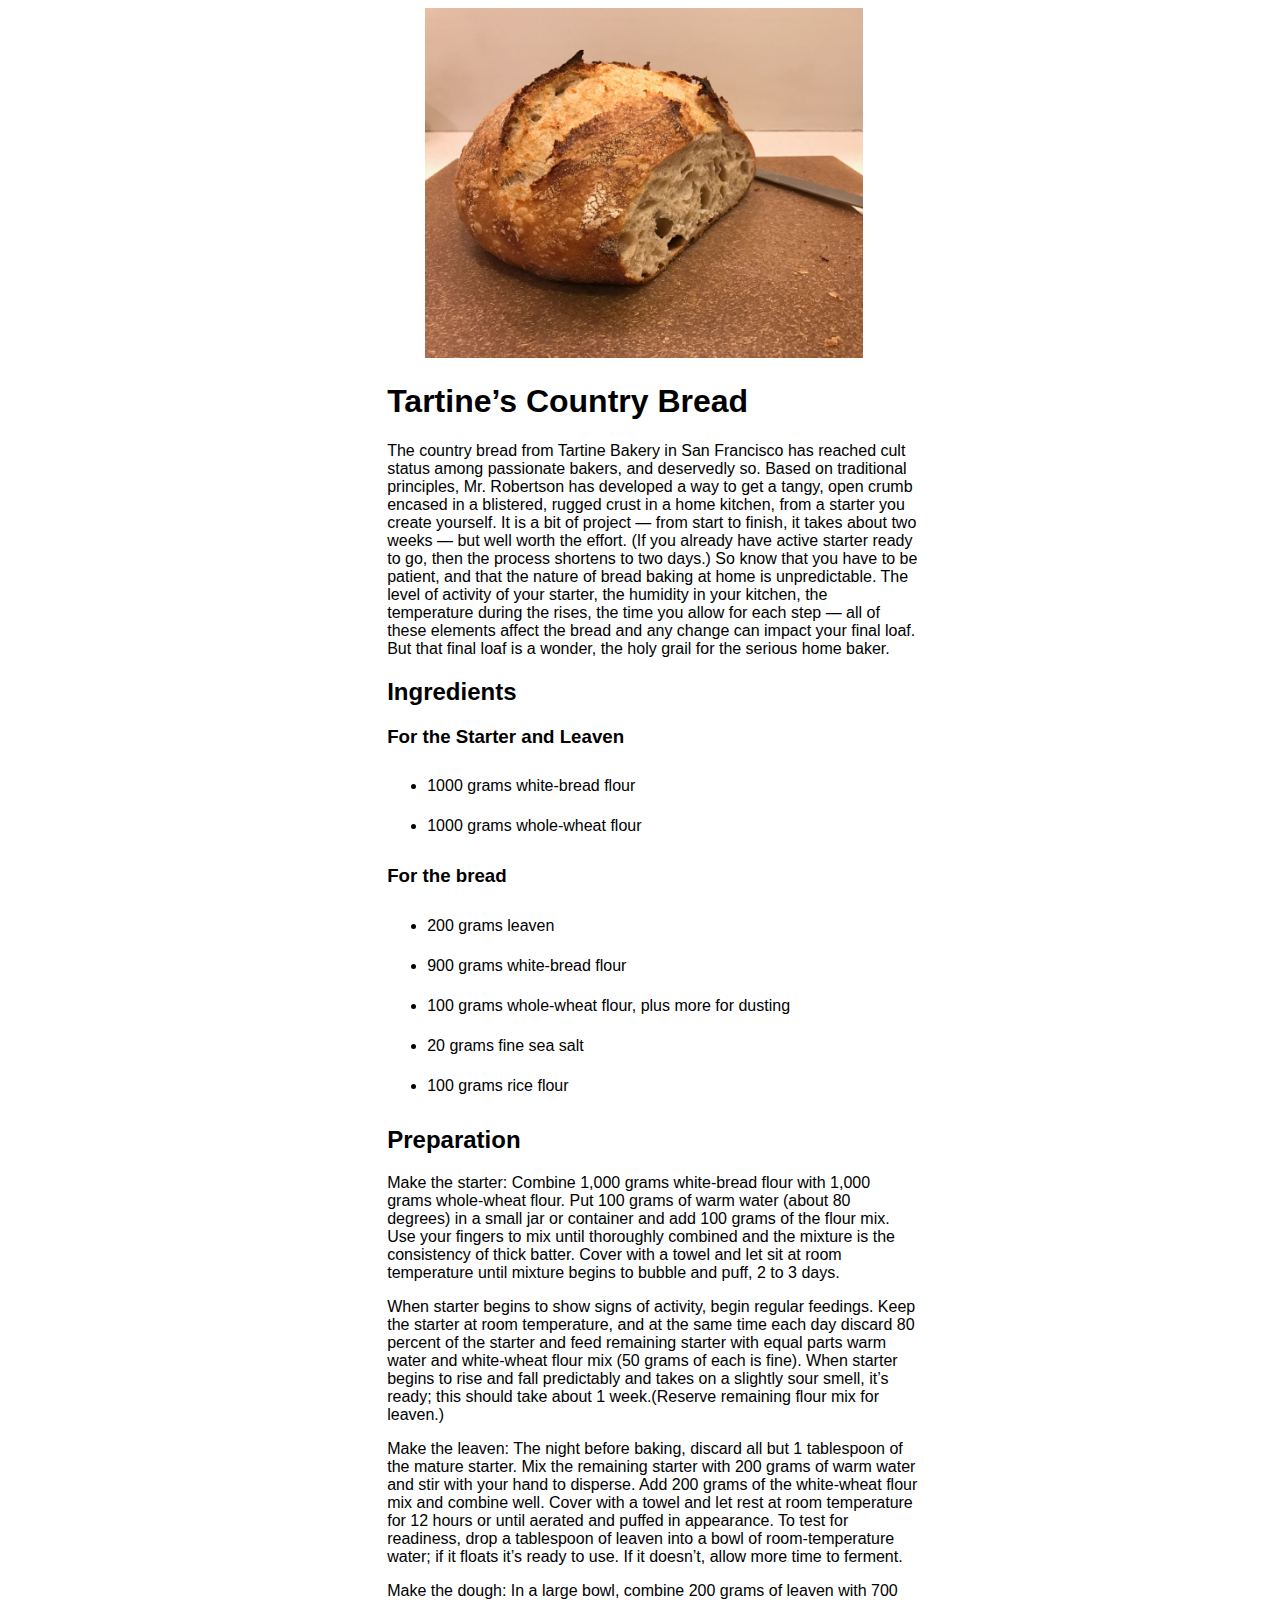
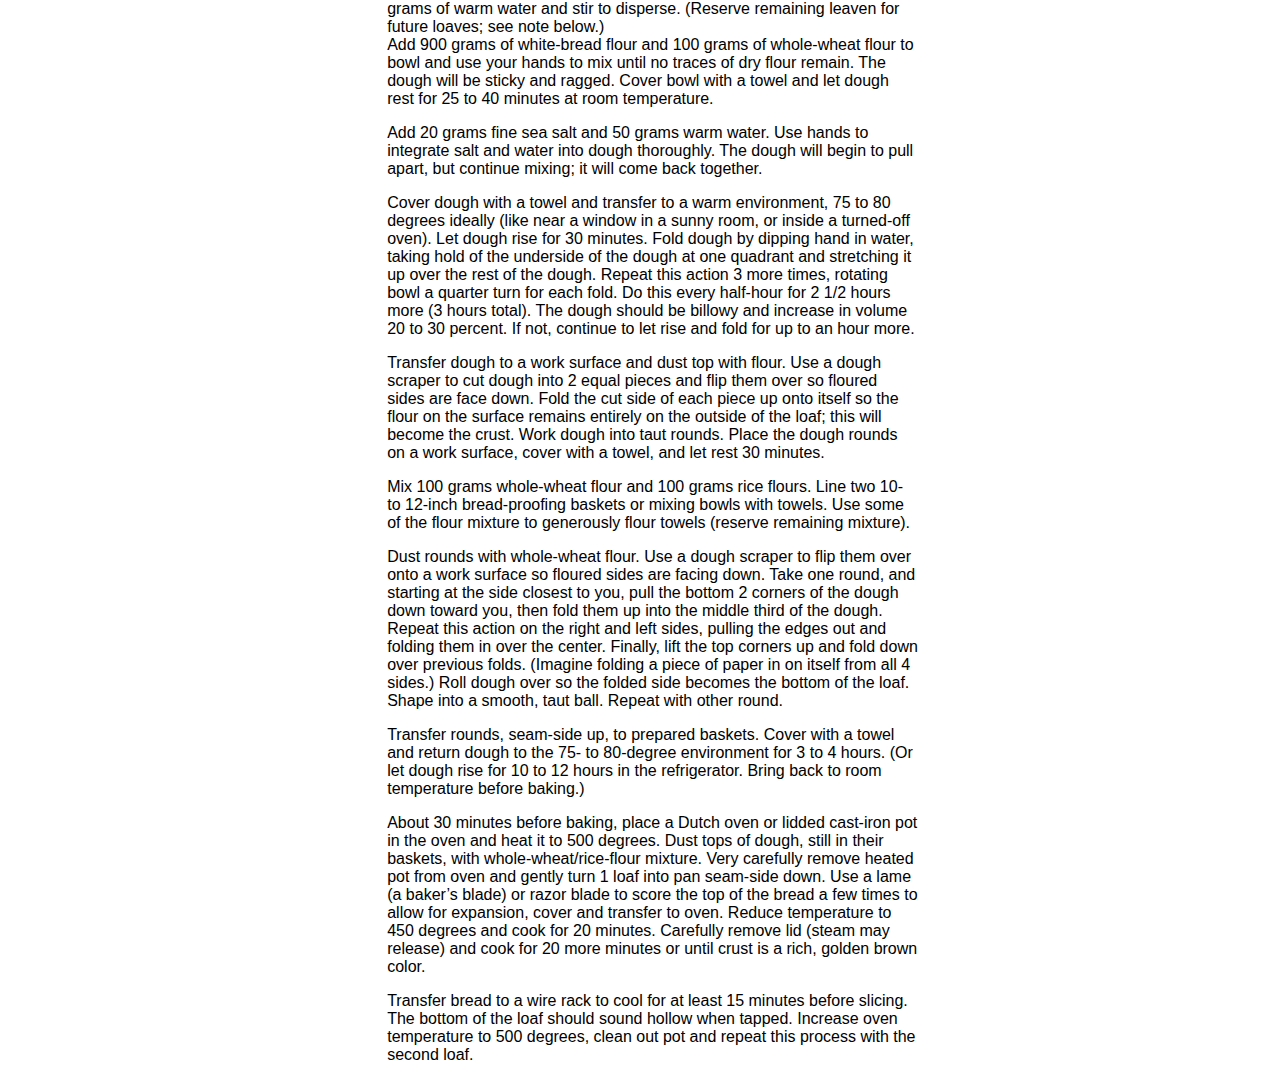
<file: challenge_1/index.html>
<!DOCTYPE html>

<html lang="en"> 
<head>
    <meta charset="UTF-8">
    <meta name="viewport" content="width=device-width, initial-scale=1.0">
    <meta http-equiv="X-UA-Compatible" content="ie=edge">
    <link rel="stylesheet" href="style.css">
    <title>Bread Recipe</title>
</head>

<body>

<img src="bread.jpg" alt="Load of Bread">

<div class="centered">

<h1>Tartine’s Country Bread</h1>

<p>The country bread from Tartine Bakery in San Francisco has reached cult status among passionate bakers, and deservedly so. Based on traditional principles, Mr. Robertson has developed a way to get a tangy, open crumb encased in a blistered, rugged crust in a home kitchen, from a starter you create yourself. It is a bit of project — from start to finish, it takes about two weeks — but well worth the effort. (If you already have active starter ready to go, then the process shortens to two days.) So know that you have to be patient, and that the nature of bread baking at home is unpredictable. The level of activity of your starter, the humidity in your kitchen, the temperature during the rises, the time you allow for each step — all of these elements affect the bread and any change can impact your final loaf. But that final loaf is a wonder, the holy grail for the serious home baker. </p>

<h2>Ingredients</h2>
    <h3>For the Starter and Leaven</h3>
        <ul>
            <li>1000 grams white-bread flour</li>
            <li>1000 grams whole-wheat flour</li>
        </ul>
    <h3>For the bread</h3>
        <ul>
            <li>200 grams leaven</li>
            <li>900 grams white-bread flour</li>
            <li>100 grams whole-wheat flour, plus more for dusting</li>
            <li>20 grams fine sea salt</li>
            <li>100 grams rice flour</li>
        </ul>
        
<h2>Preparation</h2>
   
    <p>Make the starter: Combine 1,000 grams white-bread flour with 1,000 grams whole-wheat flour. Put 100 grams of warm water (about 80 degrees) in a small jar or container and add 100 grams of the flour mix. Use your fingers to mix until thoroughly combined and the mixture is the consistency of thick batter. Cover with a towel and let sit at room temperature until mixture begins to bubble and puff, 2 to 3 days.</p>
    
    <p>When starter begins to show signs of activity, begin regular feedings. Keep the starter at room temperature, and at the same time each day discard 80 percent of the starter and feed remaining starter with equal parts warm water and white-wheat flour mix (50 grams of each is fine). When starter begins to rise and fall predictably and takes on a slightly sour smell, it’s ready; this should take about 1 week.(Reserve remaining flour mix for leaven.)</p>
    
    <p>Make the leaven: The night before baking, discard all but 1 tablespoon of the mature starter. Mix the remaining starter with 200 grams of warm water and stir with your hand to disperse. Add 200 grams of the white-wheat flour mix and combine well. Cover with a towel and let rest at room temperature for 12 hours or until aerated and puffed in appearance. To test for readiness, drop a tablespoon of leaven into a bowl of room-temperature water; if it floats it’s ready to use. If it doesn’t, allow more time to ferment.</p>
    
    <p>Make the dough: In a large bowl, combine 200 grams of leaven with 700 grams of warm water and stir to disperse. (Reserve remaining leaven for future loaves; see note below.) <br>
    Add 900 grams of white-bread flour and 100 grams of whole-wheat flour to bowl and use your hands to mix until no traces of dry flour remain. The dough will be sticky and ragged. Cover bowl with a towel and let dough rest for 25 to 40 minutes at room temperature.</p>
    
    <p>Add 20 grams fine sea salt and 50 grams warm water. Use hands to integrate salt and water into dough thoroughly. The dough will begin to pull apart, but continue mixing; it will come back together.</p>
    
    <p>Cover dough with a towel and transfer to a warm environment, 75 to 80 degrees ideally (like near a window in a sunny room, or inside a turned-off oven). Let dough rise for 30 minutes. Fold dough by dipping hand in water, taking hold of the underside of the dough at one quadrant and stretching it up over the rest of the dough. Repeat this action 3 more times, rotating bowl a quarter turn for each fold. Do this every half-hour for 2 1/2 hours more (3 hours total). The dough should be billowy and increase in volume 20 to 30 percent. If not, continue to let rise and fold for up to an hour more.</p>
    
    <p>Transfer dough to a work surface and dust top with flour. Use a dough scraper to cut dough into 2 equal pieces and flip them over so floured sides are face down. Fold the cut side of each piece up onto itself so the flour on the surface remains entirely on the outside of the loaf; this will become the crust. Work dough into taut rounds. Place the dough rounds on a work surface, cover with a towel, and let rest 30 minutes.</p>
    
    <p>Mix 100 grams whole-wheat flour and 100 grams rice flours. Line two 10- to 12-inch bread-proofing baskets or mixing bowls with towels. Use some of the flour mixture to generously flour towels (reserve remaining mixture).</p>
    
    <p>Dust rounds with whole-wheat flour. Use a dough scraper to flip them over onto a work surface so floured sides are facing down. Take one round, and starting at the side closest to you, pull the bottom 2 corners of the dough down toward you, then fold them up into the middle third of the dough. Repeat this action on the right and left sides, pulling the edges out and folding them in over the center. Finally, lift the top corners up and fold down over previous folds. (Imagine folding a piece of paper in on itself from all 4 sides.) Roll dough over so the folded side becomes the bottom of the loaf. Shape into a smooth, taut ball. Repeat with other round.</p>
    
    <p>Transfer rounds, seam-side up, to prepared baskets. Cover with a towel and return dough to the 75- to 80-degree environment for 3 to 4 hours. (Or let dough rise for 10 to 12 hours in the refrigerator. Bring back to room temperature before baking.)</p>
    
    <p>About 30 minutes before baking, place a Dutch oven or lidded cast-iron pot in the oven and heat it to 500 degrees. Dust tops of dough, still in their baskets, with whole-wheat/rice-flour mixture. Very carefully remove heated pot from oven and gently turn 1 loaf into pan seam-side down. Use a lame (a baker’s blade) or razor blade to score the top of the bread a few times to allow for expansion, cover and transfer to oven. Reduce temperature to 450 degrees and cook for 20 minutes. Carefully remove lid (steam may release) and cook for 20 more minutes or until crust is a rich, golden brown color.</p>
    
    <p>Transfer bread to a wire rack to cool for at least 15 minutes before slicing. The bottom of the loaf should sound hollow when tapped. Increase oven temperature to 500 degrees, clean out pot and repeat this process with the second loaf.</p>
    
</div>
</body>
</html>
</file>
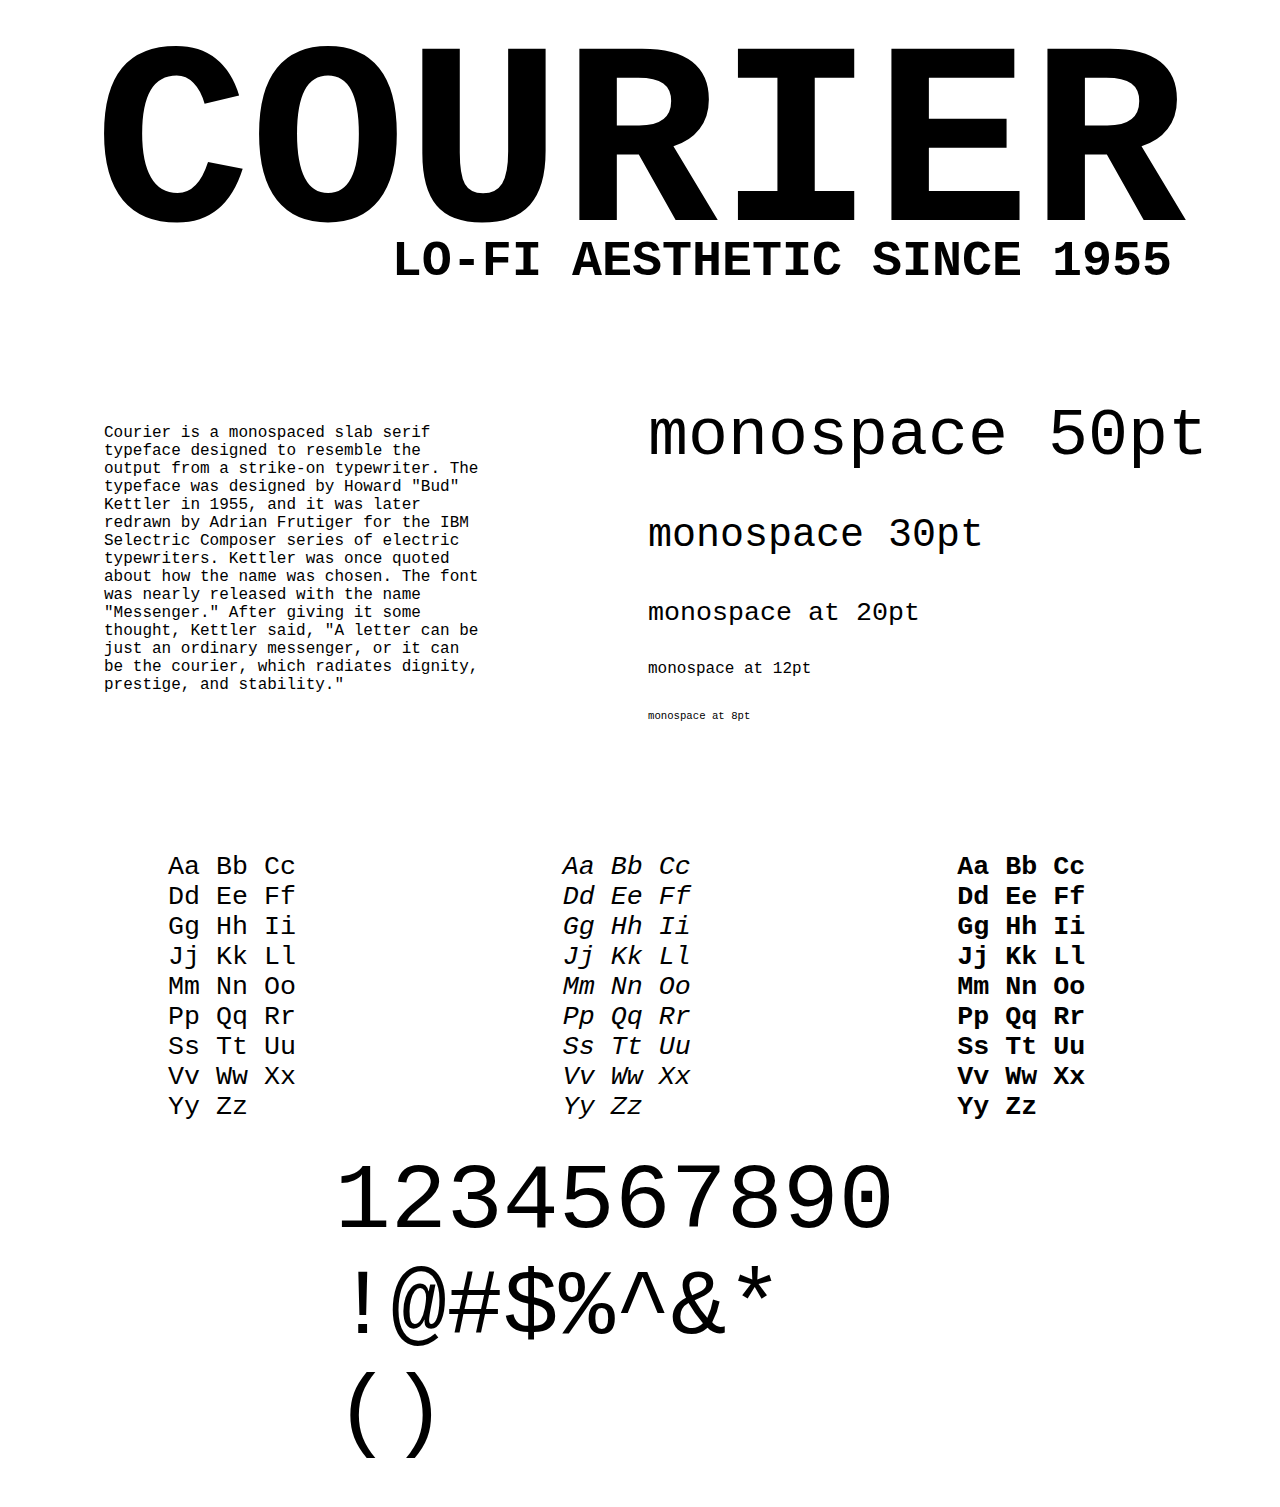
<file: challenge_3/index.html>
<!DOCTYPE html>

<html lang="en"> 
<head>
    <meta charset="UTF-8">
    <meta name="viewport" content="width=device-width, initial-scale=1.0">
    <meta http-equiv="X-UA-Compatible" content="ie=edge">
    <link rel="stylesheet" href="style.css">
    <title>Courier</title>
</head>

<body>


<div class="wrapper">
   <div class="header">
        <h1>COURIER</h1>
    </div>
</div>

<div class="underhead">
    <h2 class="lo">LO-FI AESTHETIC SINCE 1955</h2>
</div>

<div class="section3">
    <div class="bodycopy">
        <p>Courier is a monospaced slab serif typeface designed to resemble the output from a strike-on typewriter. The typeface was designed by Howard "Bud" Kettler in 1955, and it was later redrawn by Adrian Frutiger for the IBM Selectric Composer series of electric typewriters. Kettler was once quoted about how the name was chosen. The font was nearly released with the name "Messenger." After giving it some thought, Kettler said, "A letter can be just an ordinary messenger, or it can be the courier, which radiates dignity, prestige, and stability."</p>
    </div>
    <div class="ptsize">
        <p class="fivept">monospace 50pt</p>
        <p class="fourpt">monospace 30pt</p>
        <p class="thirtypt">monospace at 20pt</p>
        <p class="twelvept">monospace at 12pt</p>
        <p class="eightpt">monospace at 8pt</p>
    </div>
</div>

<div class="flex">
    <div class="regular">
        <p>Aa Bb Cc Dd Ee Ff Gg Hh Ii Jj Kk Ll Mm Nn Oo Pp Qq Rr Ss Tt Uu Vv Ww Xx Yy Zz</p>
    </div>
     <div class="italic">
        <p>Aa Bb Cc Dd Ee Ff Gg Hh Ii Jj Kk Ll Mm Nn Oo Pp Qq Rr Ss Tt Uu Vv Ww Xx Yy Zz</p>
    </div>
     <div class="bold">
        <p>Aa Bb Cc Dd Ee Ff Gg Hh Ii Jj Kk Ll Mm Nn Oo Pp Qq Rr Ss Tt Uu Vv Ww Xx Yy Zz</p>
    </div>
</div>

<div class="wrapper2">
    <div class="glyphs">
        1234567890 !@#$%^&amp;*()
    </div>
</div>


</body>
</html>
</file>
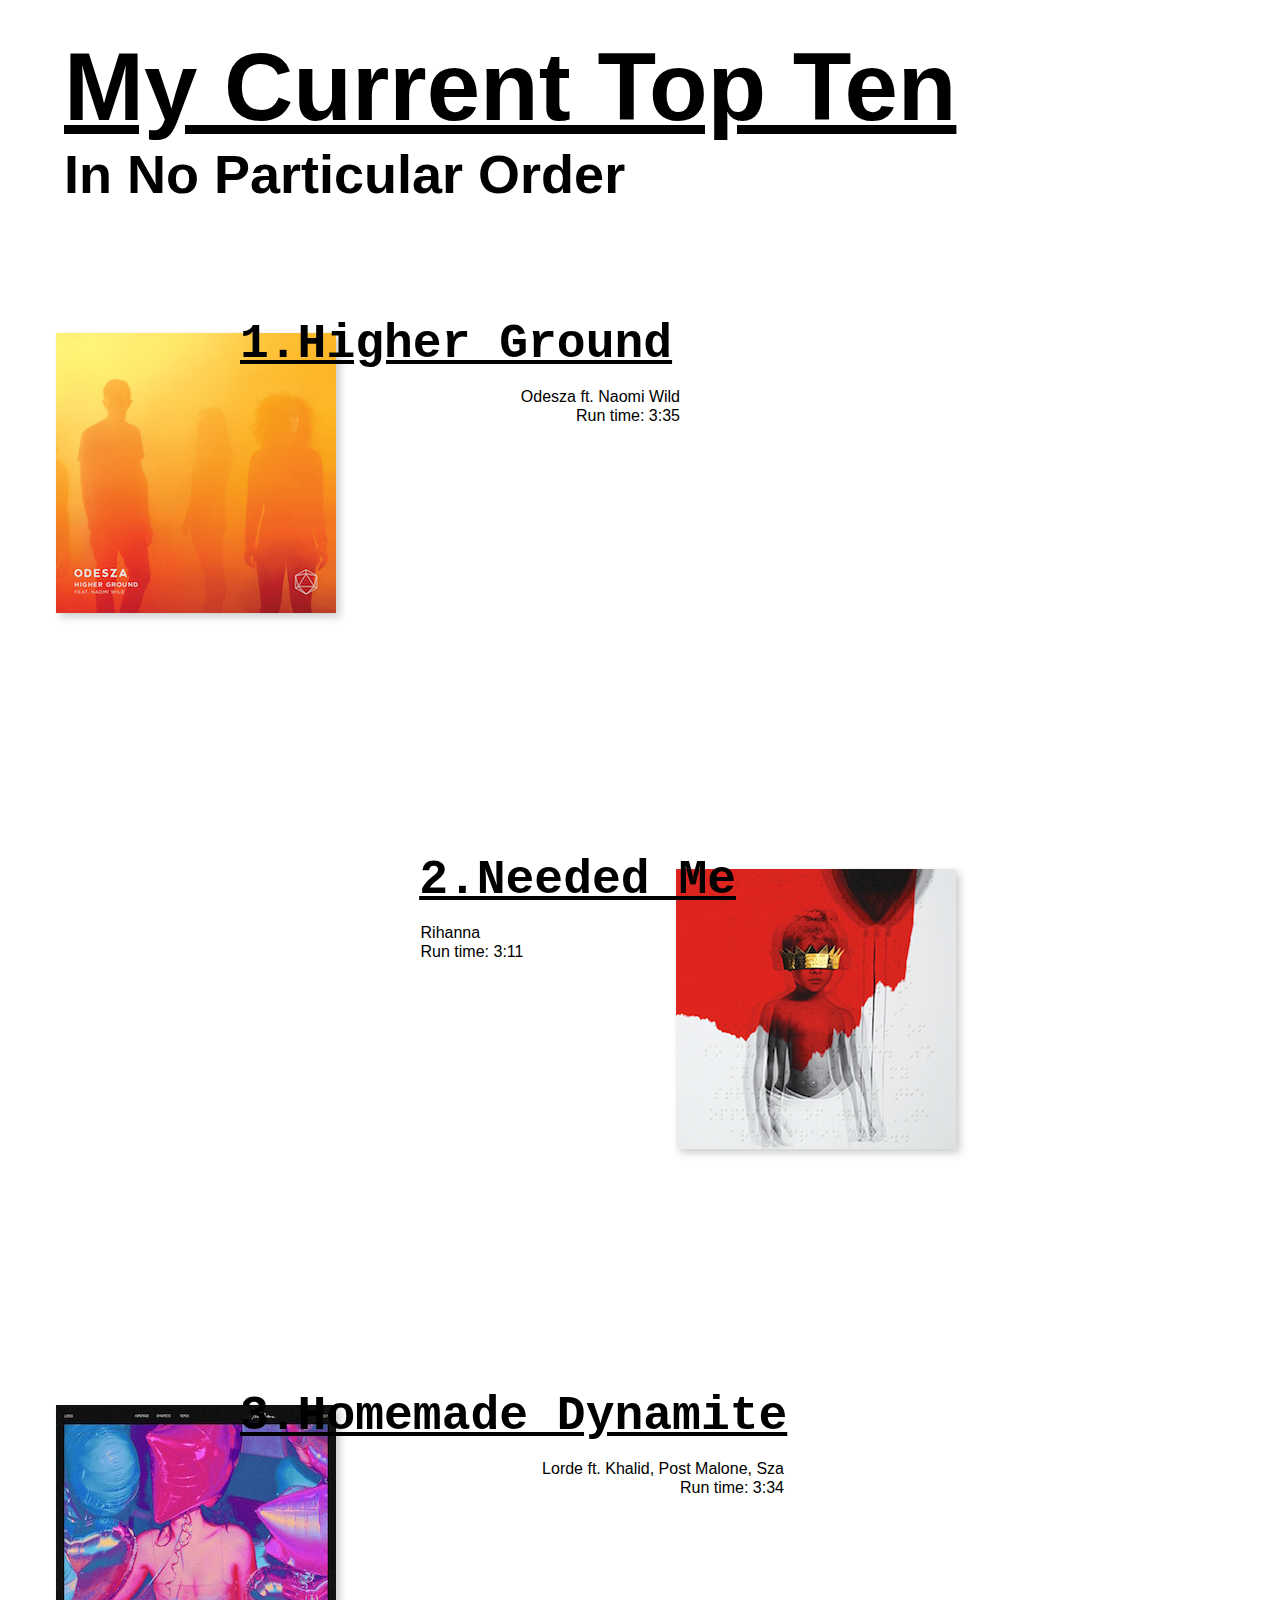
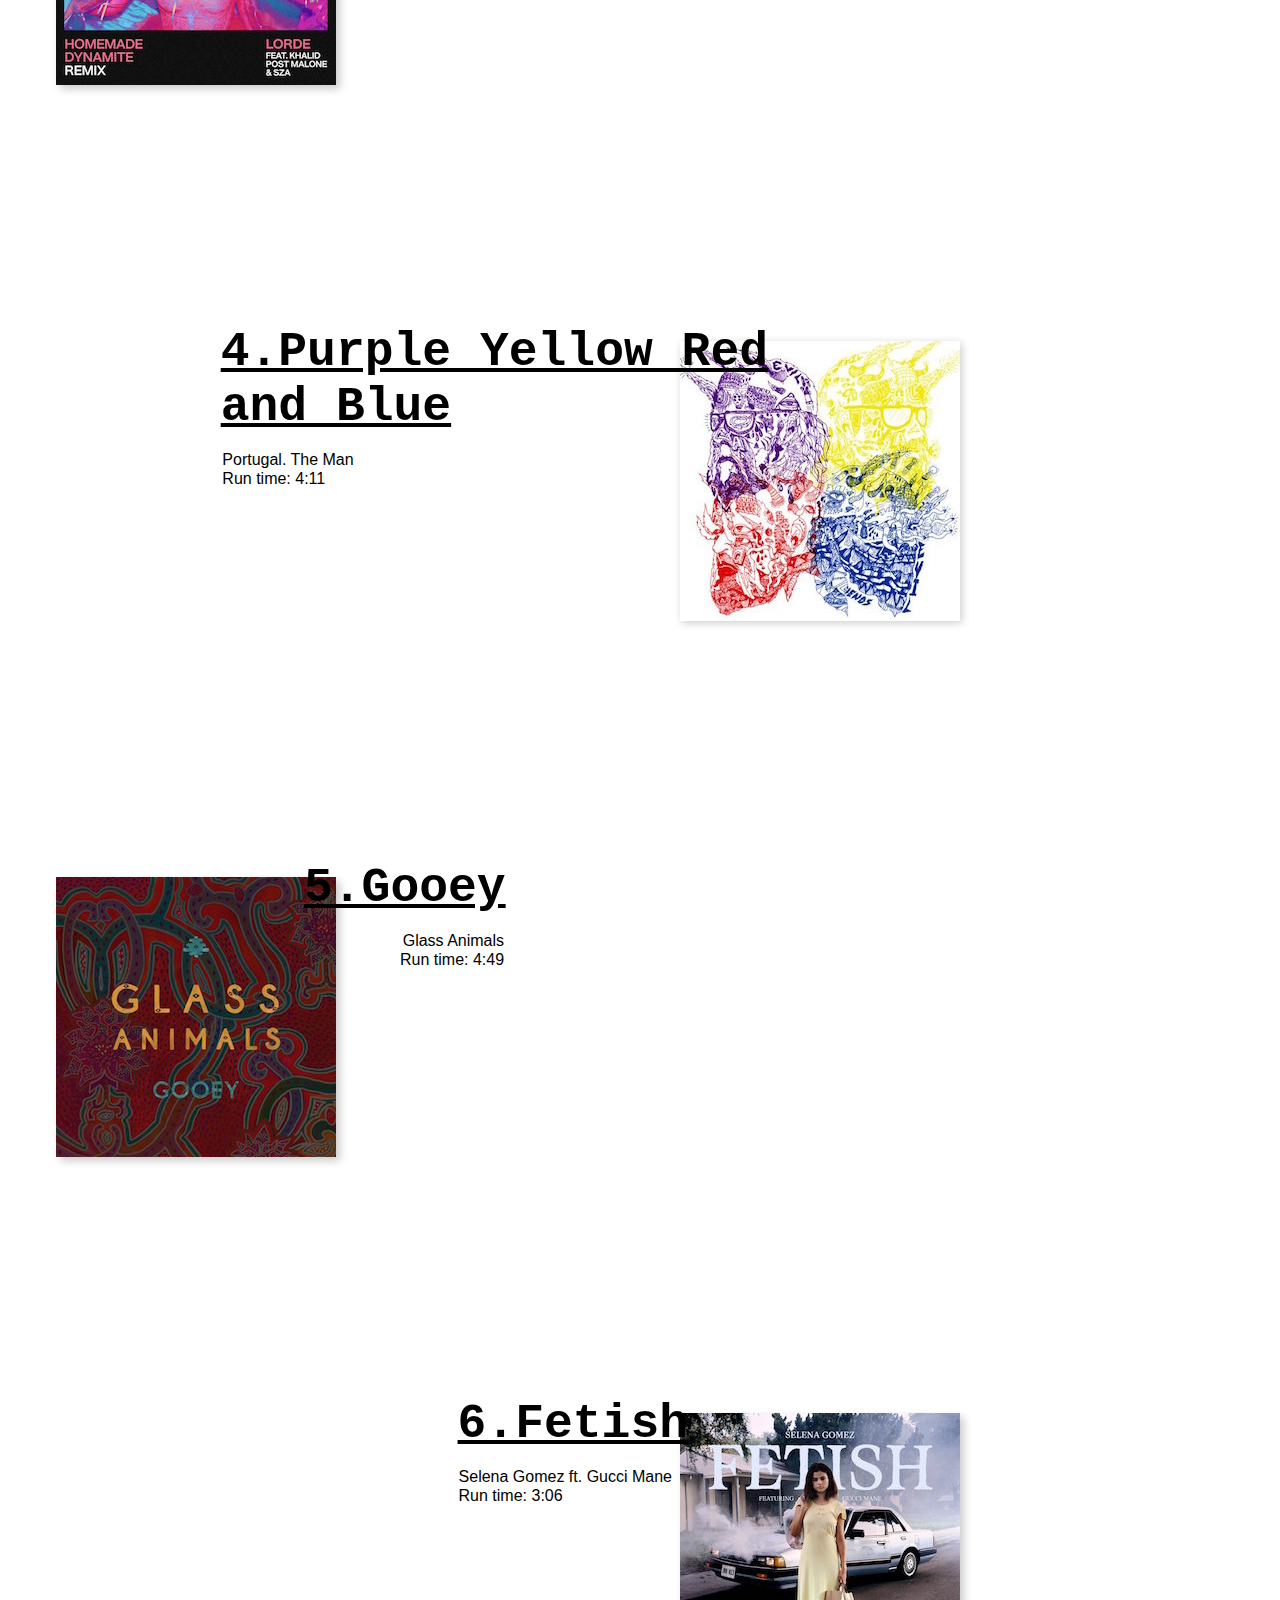
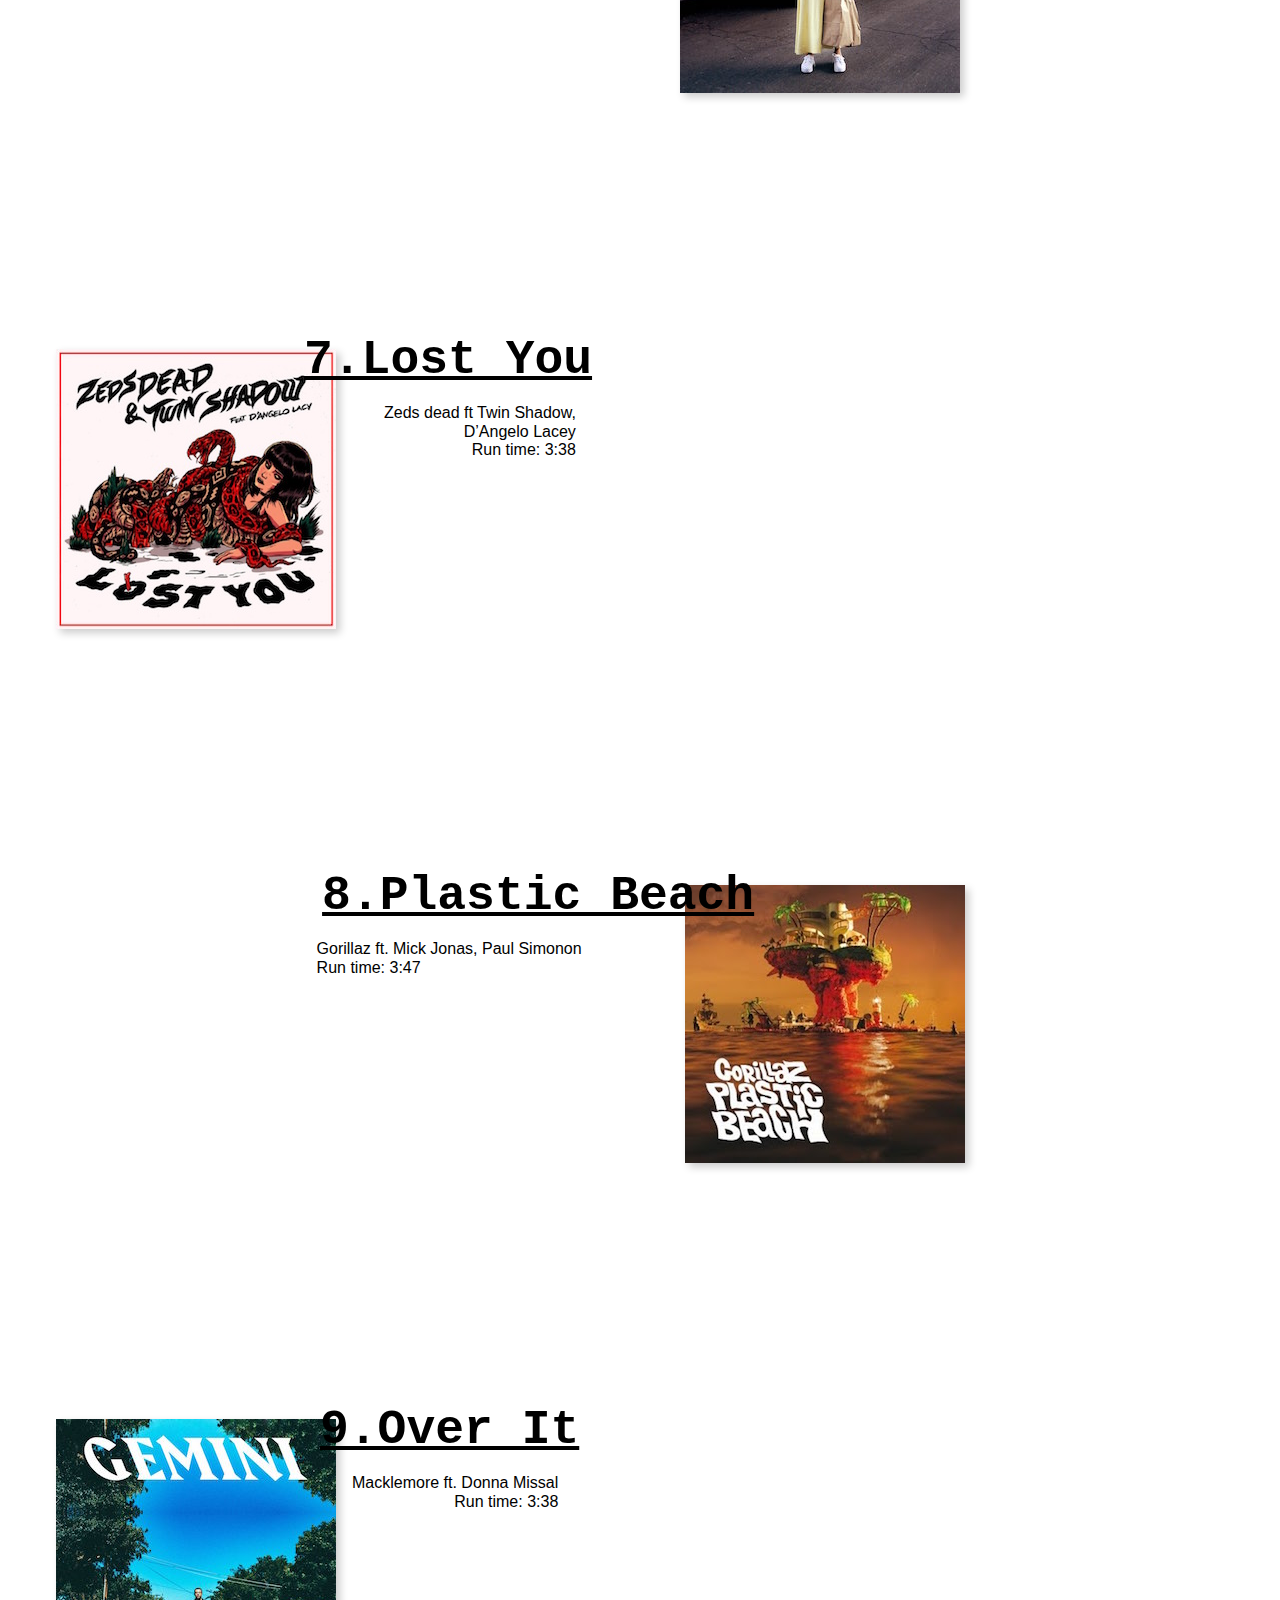
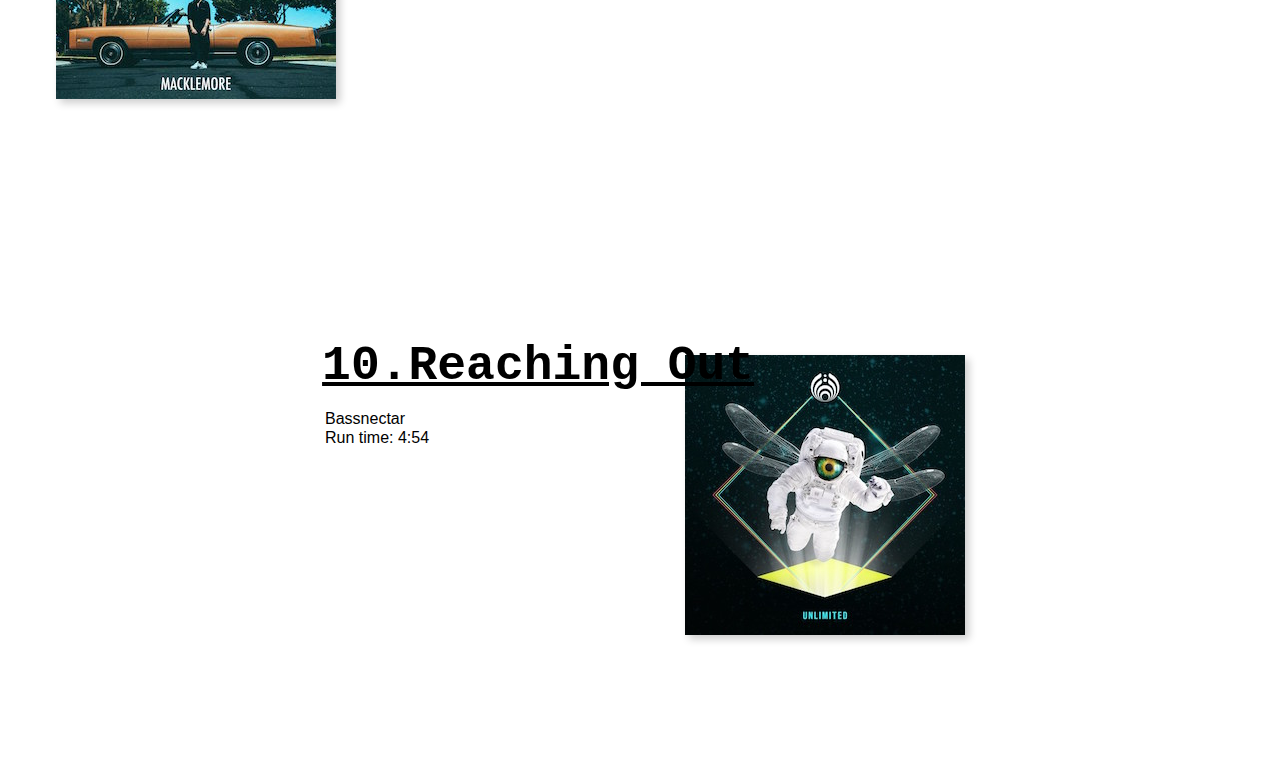
<file: challenge_4/index.html>
<!DOCTYPE html>
<html lang="en">
 <head>
      <title>Top Ten</title>
      <meta charset="UTF-8">
      <meta name="viewport" content="width=device-width, initial-scale=1.0">
      <meta http-equiv="X-UA-Compatible" content="ie=edge">
     <link rel="stylesheet" href="tachyons.min.css">
 </head>
 
  <body>

<!--Header-->

<div class="ml5 nt4 f1 avenir underline">
    <h1>My Current Top Ten</h1>
</div>
<div class="ml5 nt5 f2 avenir">
    <h2>In No Particular Order</h2>
</div>

<!--Top Ten -->
<div class="flex mt6">
    <div class="w-25 ml3 nr6 flex justify-end">
        <img class="shadow-5" src="img/odesza.jpeg" alt="Odesza Album Cover">
    </div>    
    <div class="w-40 flw-80 flex flex-column justify-start pl4 nt5">
        <h3 class="f1 courier flex underline grow hover-orange">1.Higher Ground</h3>
        <p class="avenir flex justify-end mr4 pr2 tr nt4">Odesza ft. Naomi Wild <br> Run time: 3:35</p>
    </div>
</div>

<!--Needed Me - Rihanna -->
<div class="flex mt7 ml5">   
    <div class="w-100 flex flex-column nr7 nt5">
        <h3 class="f1 courier underline grow hover-orange flex justify-end">2.Needed Me</h3>
        <p class="avenir nt4 flex justify-center ml6 pl3">Rihanna <br> Run time: 3:11</p>
    </div>
     <div class="w-100 flw-100 flex justify-center mr6">
        <img class="shadow-5" src="img/rihanna.png" alt="Anti Album Cover">
    </div>
</div>

<!--Homemade Dynamite -->
<div class="flex mt7">
    <div class="w-25 ml3 nr6 flex justify-end">
        <img class="shadow-5" src="img/lorde.jpg" alt="Lorde Album Cover">
    </div>    
    <div class="w-50 flex flex-column justify-start pl4 nt5">
        <h3 class="f1 courier flex underline grow hover-orange">3.Homemade Dynamite</h3>
        <p class="avenir flex justify-end mr5 tr nt4">Lorde ft. Khalid, Post Malone, Sza <br> Run time: 3:34</p>
    </div>
</div>

<!--Purple Yellow Red and Blue-->
<div class="flex mt7">   
    <div class="w-60 flex flex-column nr7 nt5">
        <h3 class="f1 courier underline grow hover-orange flex justify-end">4.Purple Yellow Red<br> and Blue</h3>
        <p class="avenir nt4 flex justify-center mr6 pr5">Portugal. The Man <br> Run time: 4:11</p>
    </div>
     <div class="w-40 flex justify-end pr5">
        <img class="shadow-4" src="img/portugal.jpg" alt="Portugal Album Cover">
    </div>
</div>

<!--Gooey-->
<div class="flex mt7">
    <div class="w-25 ml3 nr6 flex justify-end">
        <img class="shadow-5" src="img/animals.jpg" alt="Gooey Album Cover">
    </div>    
    <div class="w-50 flex flex-column justify-start ml5 pl4 nt5">
        <h3 class="f1 courier flex underline grow hover-orange">5.Gooey</h3>
        <p class="avenir flex justify-start ml5 pl4 tr nt4">Glass Animals <br> Run time: 4:49</p>
    </div>
</div>
  
<!--Fetish-->
<div class="flex mt7">   
    <div class="w-60 flex flex-column nr7 nt5">
        <h3 class="f1 courier underline grow hover-orange flex justify-end mr5 pr3">6.Fetish</h3>
        <p class="avenir nt4 flex justify-end mr5 pr4">Selena Gomez ft. Gucci Mane <br> Run time: 3:06</p>
    </div>
     <div class="w-40 flex justify-end pr5">
        <img class="shadow-5" src="img/selena.jpg" alt="Fetish Album Cover">
    </div>
</div>

<!--Lost You-->
<div class="flex mt7">
    <div class="w-25 ml3 nr6 flex justify-end">
        <img class="shadow-5" src="img/zedsdead.jpg" alt="Lost You Album Cover">
    </div>    
    <div class="w-50 flex flex-column justify-start ml5 pl4 nt5">
        <h3 class="f1 courier flex underline grow hover-orange">7.Lost You</h3>
        <p class="avenir flex justify-start ml5 pl3 tr nt4">Zeds dead ft Twin Shadow,<br> D’Angelo Lacey<br> Run time: 3:38</p>
    </div>
</div>

<!--Plastic Beach -->
<div class="flex mt7 ml5">   
    <div class="w-100 flex flex-column nr7 nt5">
        <h3 class="f1 courier underline grow hover-orange flex justify-end">8.Plastic Beach</h3>
        <p class="avenir nt4 flex justify-center ml5 pl3">Gorillaz ft. Mick Jonas, Paul Simonon<br> Run time: 3:47</p>
    </div>
     <div class="w-100 flw-100 flex justify-center mr5 pr5">
        <img class="shadow-5" src="img/gorillaz.jpg" alt="Plastic Beach Album Cover">
    </div>
</div>

<!--Over It-->
<div class="flex mt7">
    <div class="w-25 ml3 nr6 flex justify-end">
        <img class="shadow-5" src="img/macklmore.jpg" alt="Over It Album Cover">
    </div>    
    <div class="w-50 flex flex-column justify-start ml5 pl4 nt5">
        <h3 class="f1 courier flex underline grow hover-orange ml3">9.Over It</h3>
        <p class="avenir flex justify-start ml4 pl3 tr nt4">Macklemore ft. Donna Missal <br> Run time: 3:38</p>
    </div>
</div>

<!--Reaching Out -->
<div class="flex mt7 ml5 mb6">   
    <div class="w-100 flex flex-column nr7 nt5">
        <h3 class="f1 courier underline grow hover-orange flex justify-end">10.Reaching Out</h3>
        <p class="avenir nt4 flex justify-center mr5">Bassnectar<br> Run time: 4:54</p>
    </div>
     <div class="w-100 flw-100 flex justify-center mr5 pr5">
        <img class="shadow-5" src="img/bassnectar.jpg" alt="Unlimited Album Cover">
    </div>
</div>


  </body>
</html>
</file>
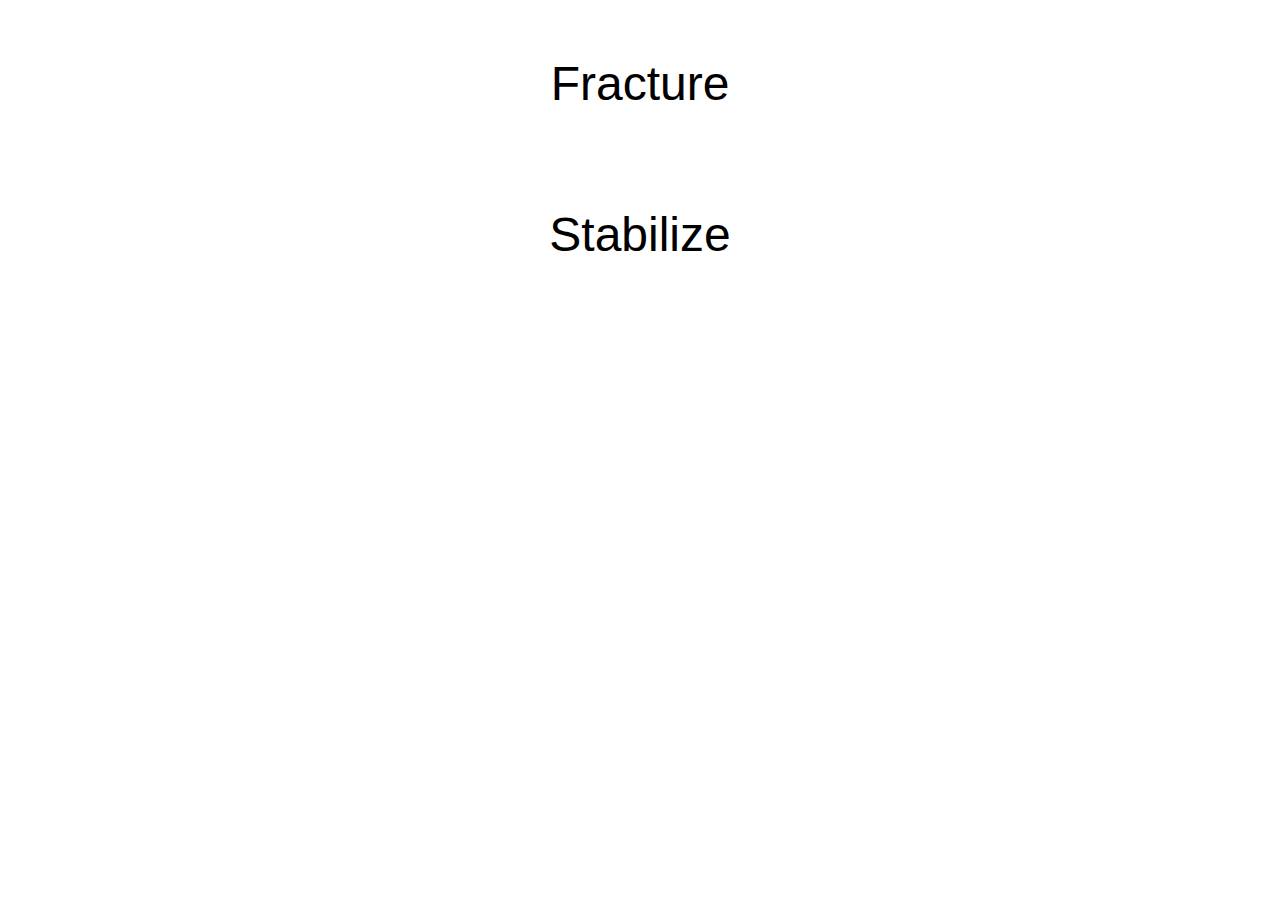
<file: challenge_5/index.html>
<html lang="en">
  <head>
    <meta charset="UTF-8">
    <meta name="viewport" content="width=device-width, initial-scale=1.0">
    <title>Animations</title>
    <link rel="stylesheet" href="main.css">
  </head>
  
  <body>
  
  <div class="flex">
      <div class="one">
          <p>Fr</p>
      </div>
       <div class="two">
          <p>act</p>
      </div>
        <div class="three">
          <p>ure</p>
      </div>
  </div>
  
  <div class="flex">
      <div class="jiggy">
          <p>Stabilize</p>
      </div>
  </div>
  
  
  

  </body>
</html>
</file>
<file: challenge_1/style.css>
img {
    max-height: 350px;
    margin-left: 33%;
}

html {
    font-family: Helvetica, Arial, sans-serif;
}

li {
    line-height: 40px;
}

p {
    width: 60%;
}

.centered {
    margin-left: 30%;
}
</file>
<file: challenge_3/style.css>
body {
    font-family: "courier new", courier, monospace;
}

.wrapper {
    text-align: center;
    margin-bottom: -4em;
    margin-top: -3em;
}
.header {
    font-size: 130px;
    display: inline-block;
    font-weight: 100;
    margin-top: -1em;
}


.lo {
    float: right;
    font-size: 50px;
    margin-top: -3.5em;
    margin-right: 2em;
}

.section3 {
    box-sizing: border-box;
    max-width: 100vw;
    display: flex;
}

.bodycopy {
    max-width: 30vw;
    display: flex;
    margin-left: 6em;
}

.ptsize {
    display: flex;
    flex-direction: column;
    justify-content: flex-end;
    margin-left: 10em;
    margin-top: -2.5em;
    line-height: .3em;
}

.fivept {
    font-size: 50pt;
}

.fourpt {
    font-size: 30pt;
    margin-top: .7em;
}

.thirtypt {
    font-size: 20pt;
    margin-top: 1.2em;
}

.twelvept {
    font-size: 12pt;
    margin-top: 1.5em;
}

.eightpt {
    font-size: 8pt;
    margin-top: 2.5em;
}

.flex {
    display: flex;
    max-width: 100vw;
    margin-top: 6em;
}

.regular {
    display: flex;
    justify-content: flex-start;
    max-width: 10vw;
    margin-left: 6em;
    font-size: 20pt;
}

.italic {
    display: flex;
    max-width: 10vw;
    margin-left: 10em;
    font-size: 20pt;
    justify-content: center;
    font-style: italic;
}

.bold {
    display: flex;
    max-width: 10vw;
    justify-content: flex-end;
    margin-left: 10em;
    font-size: 20pt;
    font-weight: bold;
}

.wrapper2 {
/*    display: flex;*/
/*    width: 100vw;*/
}

.glyphs {
/*    display: flex;*/
    font-size: 70pt;
    max-width: .5em;
    margin-left: 3.5em;
}
</file>
<file: challenge_5/main.css>
/*Fracture Animation*/
.flex {
    display: flex;
    font-size: 3em;
    justify-content: center;
    font-family: sans-serif;   
}

.one { 
  transform: translate;
  animation: one 2s infinite;
animation-direction: alternate;
}

.two {
  transform: translate;
  animation: two 2s infinite;
  animation-direction: alternate;
}

.three {
  transform: translate;
  animation: three 2s infinite;
  animation-direction: alternate;
}

@keyframes one {
  0% {
    transform: translate(0);
  }
  100% {
    transform: translate(-100px);
  }
}

@keyframes two {
  0% {
    transform: translate(0, 0);
  }
  100% {
    transform: translate(20px, 50px);
  }
}

@keyframes three {
  0% {
    transform: translate(0,0);
  }
  100% {
    transform: translate(100px, 0px);
  }
}


.stretch {
    font-family: sans-serif;
}

/*Stabilize Animation*/


.jiggy {
  animation-name: jiggy-widdit;
  animation-duration: 100ms;
  animation-iteration-count: infinite;
  animation-direction: alternate;
}

@keyframes jiggy-widdit {
  0% { 
    transform: translateX(10px)
  }
  100% {
    transform: translateX(-10px)
  }
}

.jiggy:hover {
  animation-name: jiggy-widdit;
  animation-duration: 0ms;
}
</file>
